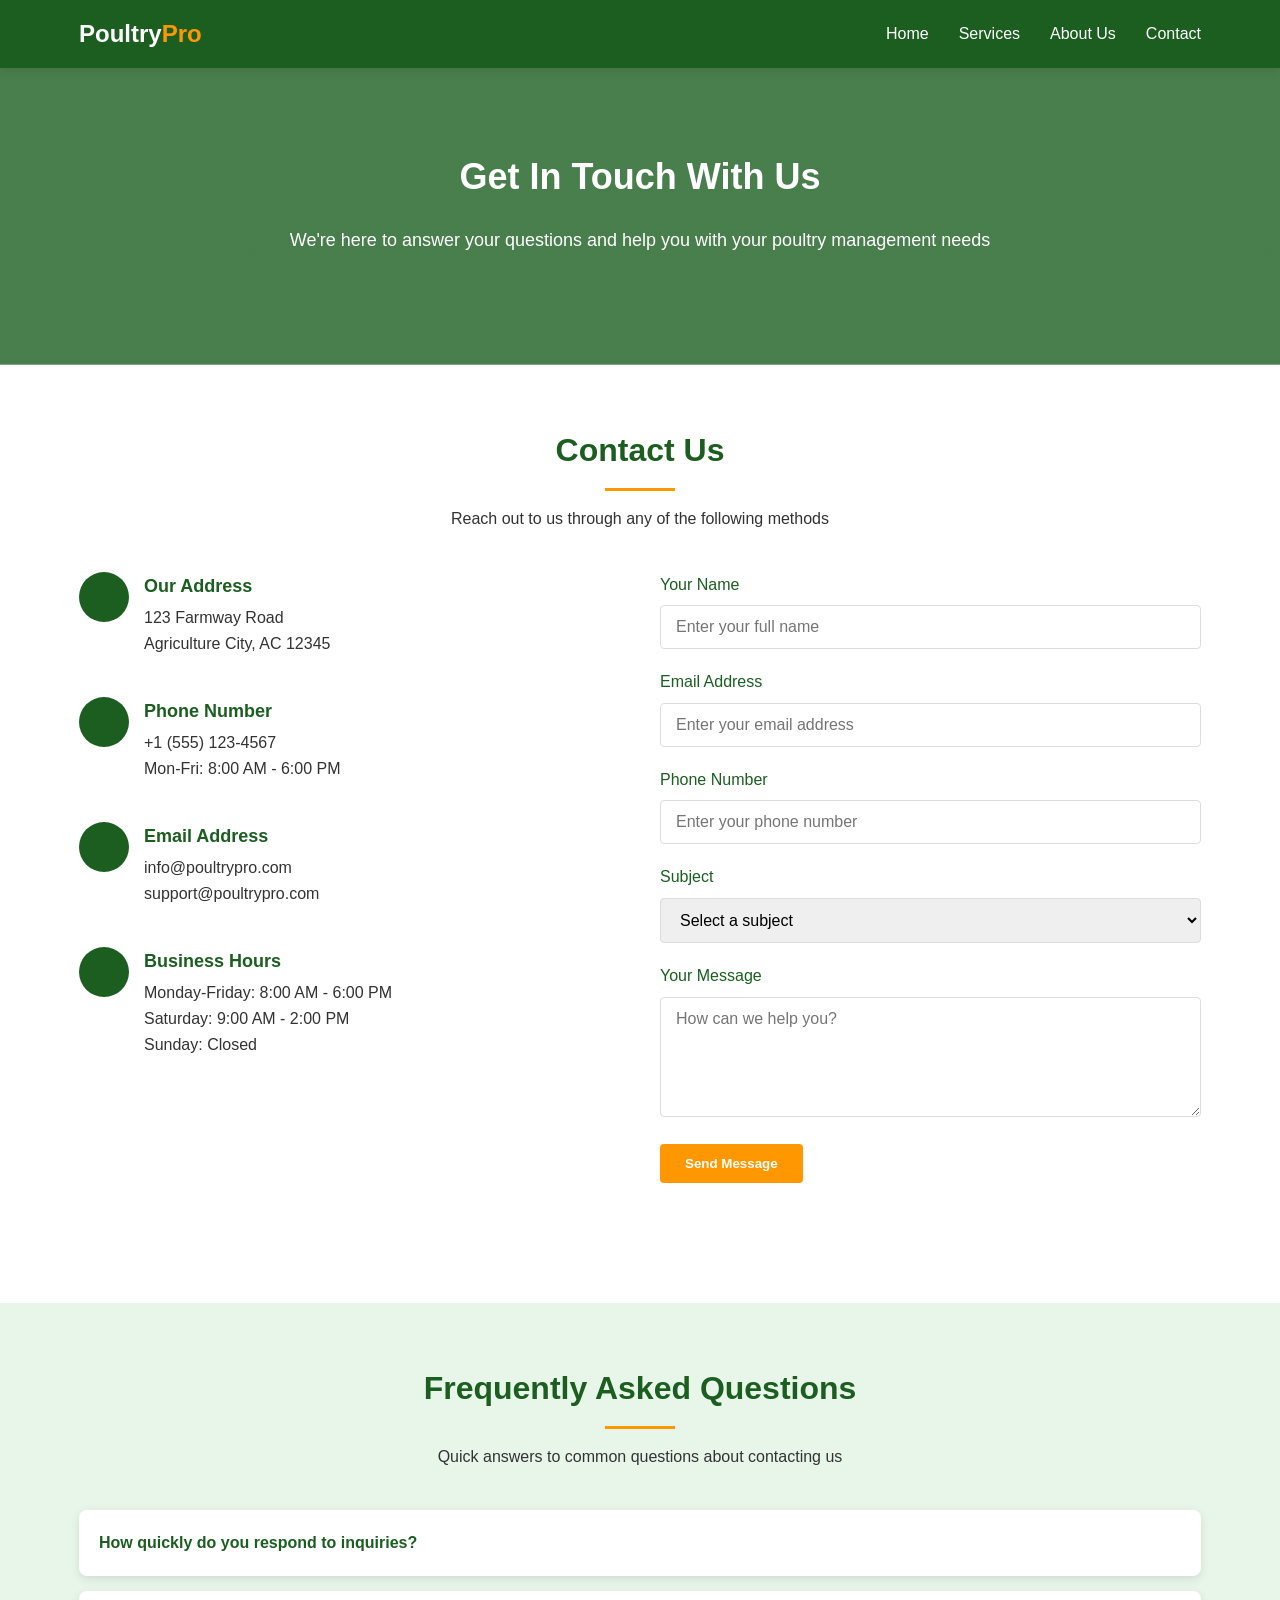
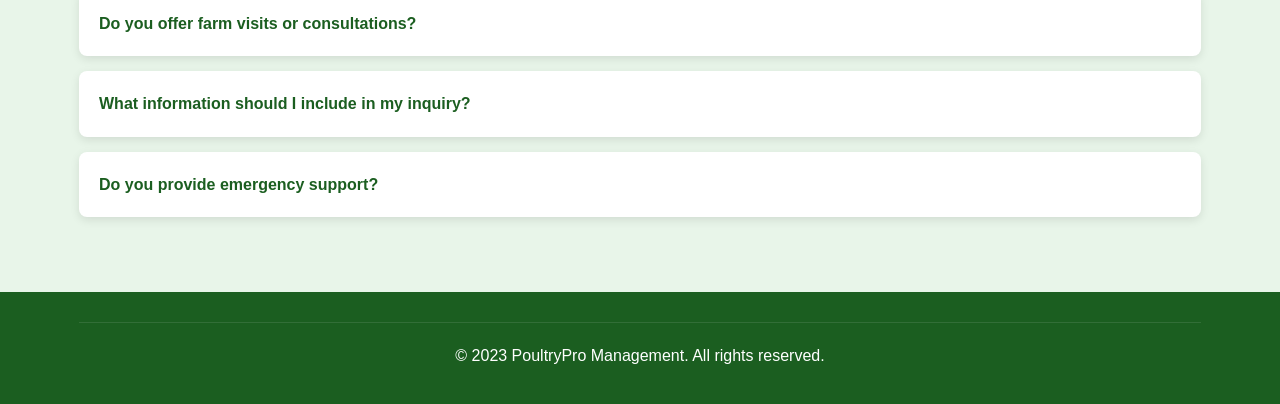
<file: contact_us.html>
<!DOCTYPE html>
<html lang="en">
<head>
    <meta charset="UTF-8">
    <meta name="viewport" content="width=device-width, initial-scale=1.0">
    <title>Contact Us - PoultryPro Management</title>
    <style>
        /* Global Styles */
        :root {
            --primary: #1B5E20; /* Dark green */
            --secondary: #FF9800; /* Orange */
            --accent: #FFFFFF; /* White */
            --text: #333333;
            --light-bg: #F5F5F5;
        }
        
        * {
            margin: 0;
            padding: 0;
            box-sizing: border-box;
            font-family: 'Segoe UI', Tahoma, Geneva, Verdana, sans-serif;
        }
        
        body {
            color: var(--text);
            line-height: 1.6;
            background-color: var(--accent);
        }
        
        .container {
            width: 90%;
            max-width: 1200px;
            margin: 0 auto;
            padding: 0 15px;
        }
        
        h1, h2, h3, h4 {
            color: var(--primary);
            margin-bottom: 15px;
        }
        
        p {
            margin-bottom: 15px;
        }
        
        .btn {
            display: inline-block;
            background-color: var(--secondary);
            color: var(--accent);
            padding: 12px 25px;
            border-radius: 4px;
            text-decoration: none;
            font-weight: 600;
            transition: all 0.3s;
            border: none;
            cursor: pointer;
        }
        
        .btn:hover {
            background-color: #E65100; /* Darker orange */
            transform: translateY(-2px);
            box-shadow: 0 4px 8px rgba(0,0,0,0.1);
        }
        
        section {
            padding: 60px 0;
        }
        
        .section-title {
            text-align: center;
            margin-bottom: 40px;
        }
        
        .section-title h2 {
            font-size: 32px;
            position: relative;
            display: inline-block;
            padding-bottom: 15px;
        }
        
        .section-title h2::after {
            content: '';
            position: absolute;
            bottom: 0;
            left: 50%;
            transform: translateX(-50%);
            width: 70px;
            height: 3px;
            background-color: var(--secondary);
        }
        
        /* Header */
        header {
            background-color: var(--primary);
            box-shadow: 0 2px 10px rgba(0, 0, 0, 0.1);
            position: sticky;
            top: 0;
            z-index: 100;
        }
        
        .navbar {
            display: flex;
            justify-content: space-between;
            align-items: center;
            padding: 15px 0;
        }
        
        .logo {
            font-size: 24px;
            font-weight: 700;
            color: var(--accent);
            text-decoration: none;
        }
        
        .logo span {
            color: var(--secondary);
        }
        
        .nav-links {
            display: flex;
            list-style: none;
        }
        
        .nav-links li {
            margin-left: 30px;
        }
        
        .nav-links a {
            text-decoration: none;
            color: var(--accent);
            font-weight: 500;
            transition: color 0.3s;
        }
        
        .nav-links a:hover {
            color: var(--secondary);
        }
        
        /* Hero Section */
        .hero {
            background: linear-gradient(rgba(27, 94, 32, 0.8), rgba(27, 94, 32, 0.8)), url('https://images.unsplash.com/photo-1589923188937-cb64779f4abe?ixlib=rb-4.0.3&ixid=M3wxMjA3fDB8MHxwaG90by1wYWdlfHx8fGVufDB8fHx8fA%3D%3D&auto=format&fit=crop&w=1200&q=80');
            background-size: cover;
            background-position: center;
            color: var(--accent);
            text-align: center;
            padding: 80px 0;
        }
        
        .hero-content {
            max-width: 800px;
            margin: 0 auto;
            padding: 0 20px;
        }
        
        .hero h1 {
            font-size: 36px;
            color: var(--accent);
            margin-bottom: 20px;
        }
        
        .hero p {
            font-size: 18px;
            margin-bottom: 30px;
        }
        
        /* Contact Section */
        .contact-container {
            display: flex;
            flex-wrap: wrap;
            gap: 40px;
            margin-bottom: 60px;
        }
        
        .contact-info {
            flex: 1;
            min-width: 300px;
        }
        
        .contact-form {
            flex: 1;
            min-width: 300px;
        }
        
        .info-item {
            display: flex;
            align-items: flex-start;
            margin-bottom: 25px;
        }
        
        .info-icon {
            width: 50px;
            height: 50px;
            background-color: var(--primary);
            color: var(--accent);
            border-radius: 50%;
            display: flex;
            align-items: center;
            justify-content: center;
            font-size: 20px;
            margin-right: 15px;
            flex-shrink: 0;
        }
        
        .info-content h3 {
            margin-bottom: 5px;
            font-size: 18px;
        }
        
        .form-group {
            margin-bottom: 20px;
        }
        
        .form-group label {
            display: block;
            margin-bottom: 8px;
            font-weight: 500;
            color: var(--primary);
        }
        
        .form-group input,
        .form-group textarea,
        .form-group select {
            width: 100%;
            padding: 12px 15px;
            border: 1px solid #ddd;
            border-radius: 4px;
            font-size: 16px;
            transition: border-color 0.3s;
        }
        
        .form-group input:focus,
        .form-group textarea:focus,
        .form-group select:focus {
            border-color: var(--primary);
            outline: none;
            box-shadow: 0 0 0 2px rgba(27, 94, 32, 0.2);
        }
        
        .form-group textarea {
            min-height: 120px;
            resize: vertical;
        }
        
        /* FAQ Section */
        .faq {
            background-color: #E8F5E9;
        }
        
        .faq-item {
            background-color: var(--accent);
            margin-bottom: 15px;
            border-radius: 8px;
            overflow: hidden;
            box-shadow: 0 3px 10px rgba(0, 0, 0, 0.1);
        }
        
        .faq-question {
            padding: 20px;
            cursor: pointer;
            display: flex;
            justify-content: space-between;
            align-items: center;
            font-weight: 600;
            color: var(--primary);
        }
        
        .faq-answer {
            padding: 0 20px 20px;
            color: #555;
            display: none;
        }
        
        /* Footer */
        footer {
            background-color: var(--primary);
            color: var(--accent);
            padding: 30px 0 20px;
        }
        
        .copyright {
            text-align: center;
            padding-top: 20px;
            border-top: 1px solid rgba(255, 255, 255, 0.1);
        }
        
        /* Responsive Design */
        @media (max-width: 768px) {
            .nav-links {
                display: none;
            }
            
            .hero h1 {
                font-size: 28px;
            }
            
            .hero p {
                font-size: 16px;
            }
            
            .section-title h2 {
                font-size: 28px;
            }
            
            .contact-container {
                flex-direction: column;
            }
        }
    </style>
</head>
<body>
    <!-- Header -->
    <header>
        <div class="container">
            <nav class="navbar">
                <a href="#" class="logo">Poultry<span>Pro</span></a>
                <ul class="nav-links">
                    <li><a href="index.html">Home</a></li>
                    <li><a href="service.html">Services</a></li>
                    <li><a href="about_us.html">About Us</a></li>
                    <li><a href="#" class="active">Contact</a></li>
                </ul>
            </nav>
        </div>
    </header>

    <!-- Hero Section -->
    <section class="hero">
        <div class="container">
            <div class="hero-content">
                <h1>Get In Touch With Us</h1>
                <p>We're here to answer your questions and help you with your poultry management needs</p>
            </div>
        </div>
    </section>

    <!-- Contact Section -->
    <section class="contact">
        <div class="container">
            <div class="section-title">
                <h2>Contact Us</h2>
                <p>Reach out to us through any of the following methods</p>
            </div>
            
            <div class="contact-container">
                <div class="contact-info">
                    <div class="info-item">
                        <div class="info-icon">
                            <i class="fas fa-map-marker-alt"></i>
                        </div>
                        <div class="info-content">
                            <h3>Our Address</h3>
                            <p>123 Farmway Road<br>Agriculture City, AC 12345</p>
                        </div>
                    </div>
                    
                    <div class="info-item">
                        <div class="info-icon">
                            <i class="fas fa-phone"></i>
                        </div>
                        <div class="info-content">
                            <h3>Phone Number</h3>
                            <p>+1 (555) 123-4567<br>Mon-Fri: 8:00 AM - 6:00 PM</p>
                        </div>
                    </div>
                    
                    <div class="info-item">
                        <div class="info-icon">
                            <i class="fas fa-envelope"></i>
                        </div>
                        <div class="info-content">
                            <h3>Email Address</h3>
                            <p>info@poultrypro.com<br>support@poultrypro.com</p>
                        </div>
                    </div>
                    
                    <div class="info-item">
                        <div class="info-icon">
                            <i class="fas fa-clock"></i>
                        </div>
                        <div class="info-content">
                            <h3>Business Hours</h3>
                            <p>Monday-Friday: 8:00 AM - 6:00 PM<br>Saturday: 9:00 AM - 2:00 PM<br>Sunday: Closed</p>
                        </div>
                    </div>
                </div>
                
                <div class="contact-form">
                    <form id="contactForm">
                        <div class="form-group">
                            <label for="name">Your Name</label>
                            <input type="text" id="name" placeholder="Enter your full name" required>
                        </div>
                        
                        <div class="form-group">
                            <label for="email">Email Address</label>
                            <input type="email" id="email" placeholder="Enter your email address" required>
                        </div>
                        
                        <div class="form-group">
                            <label for="phone">Phone Number</label>
                            <input type="tel" id="phone" placeholder="Enter your phone number">
                        </div>
                        
                        <div class="form-group">
                            <label for="subject">Subject</label>
                            <select id="subject" required>
                                <option value="">Select a subject</option>
                                <option value="general">General Inquiry</option>
                                <option value="services">Services Information</option>
                                <option value="support">Technical Support</option>
                                <option value="partnership">Partnership Opportunity</option>
                                <option value="other">Other</option>
                            </select>
                        </div>
                        
                        <div class="form-group">
                            <label for="message">Your Message</label>
                            <textarea id="message" placeholder="How can we help you?" required></textarea>
                        </div>
                        
                        <button type="submit" class="btn">Send Message</button>
                    </form>
                </div>
            </div>
        </div>
    </section>

    <!-- FAQ Section -->
    <section class="faq">
        <div class="container">
            <div class="section-title">
                <h2>Frequently Asked Questions</h2>
                <p>Quick answers to common questions about contacting us</p>
            </div>
            
            <div class="faq-list">
                <div class="faq-item">
                    <div class="faq-question">
                        How quickly do you respond to inquiries?
                        <i class="fas fa-chevron-down"></i>
                    </div>
                    <div class="faq-answer">
                        We typically respond to all inquiries within 24 hours during business days. For urgent matters, we recommend calling our office directly.
                    </div>
                </div>
                
                <div class="faq-item">
                    <div class="faq-question">
                        Do you offer farm visits or consultations?
                        <i class="fas fa-chevron-down"></i>
                    </div>
                    <div class="faq-answer">
                        Yes, we offer on-site farm visits and consultations. Please contact us to schedule an appointment at your convenience.
                    </div>
                </div>
                
                <div class="faq-item">
                    <div class="faq-question">
                        What information should I include in my inquiry?
                        <i class="fas fa-chevron-down"></i>
                    </div>
                    <div class="faq-answer">
                        Please include your name, contact information, the size of your operation, and specific challenges you're facing. This helps us provide the most relevant assistance.
                    </div>
                </div>
                
                <div class="faq-item">
                    <div class="faq-question">
                        Do you provide emergency support?
                        <i class="fas fa-chevron-down"></i>
                    </div>
                    <div class="faq-answer">
                        Yes, we offer emergency support for critical issues affecting poultry health and operations. Call our emergency line at +1 (555) 123-HELP for immediate assistance.
                    </div>
                </div>
            </div>
        </div>
    </section>

    <!-- Footer -->
    <footer>
        <div class="container">
            <div class="copyright">
                <p>&copy; 2023 PoultryPro Management. All rights reserved.</p>
            </div>
        </div>
    </footer>

    <script>
        // Simple FAQ toggle functionality
        document.querySelectorAll('.faq-question').forEach(question => {
            question.addEventListener('click', () => {
                const answer = question.nextElementSibling;
                const isVisible = answer.style.display === 'block';
                
                answer.style.display = isVisible ? 'none' : 'block';
                const icon = question.querySelector('i');
                icon.classList.toggle('fa-chevron-down');
                icon.classList.toggle('fa-chevron-up');
            });
        });
        
        // Form submission handling
        document.getElementById('contactForm').addEventListener('submit', function(e) {
            e.preventDefault();
            alert('Thank you for your message! We will get back to you soon.');
            this.reset();
        });
    </script>
</body>
</html>
</file>
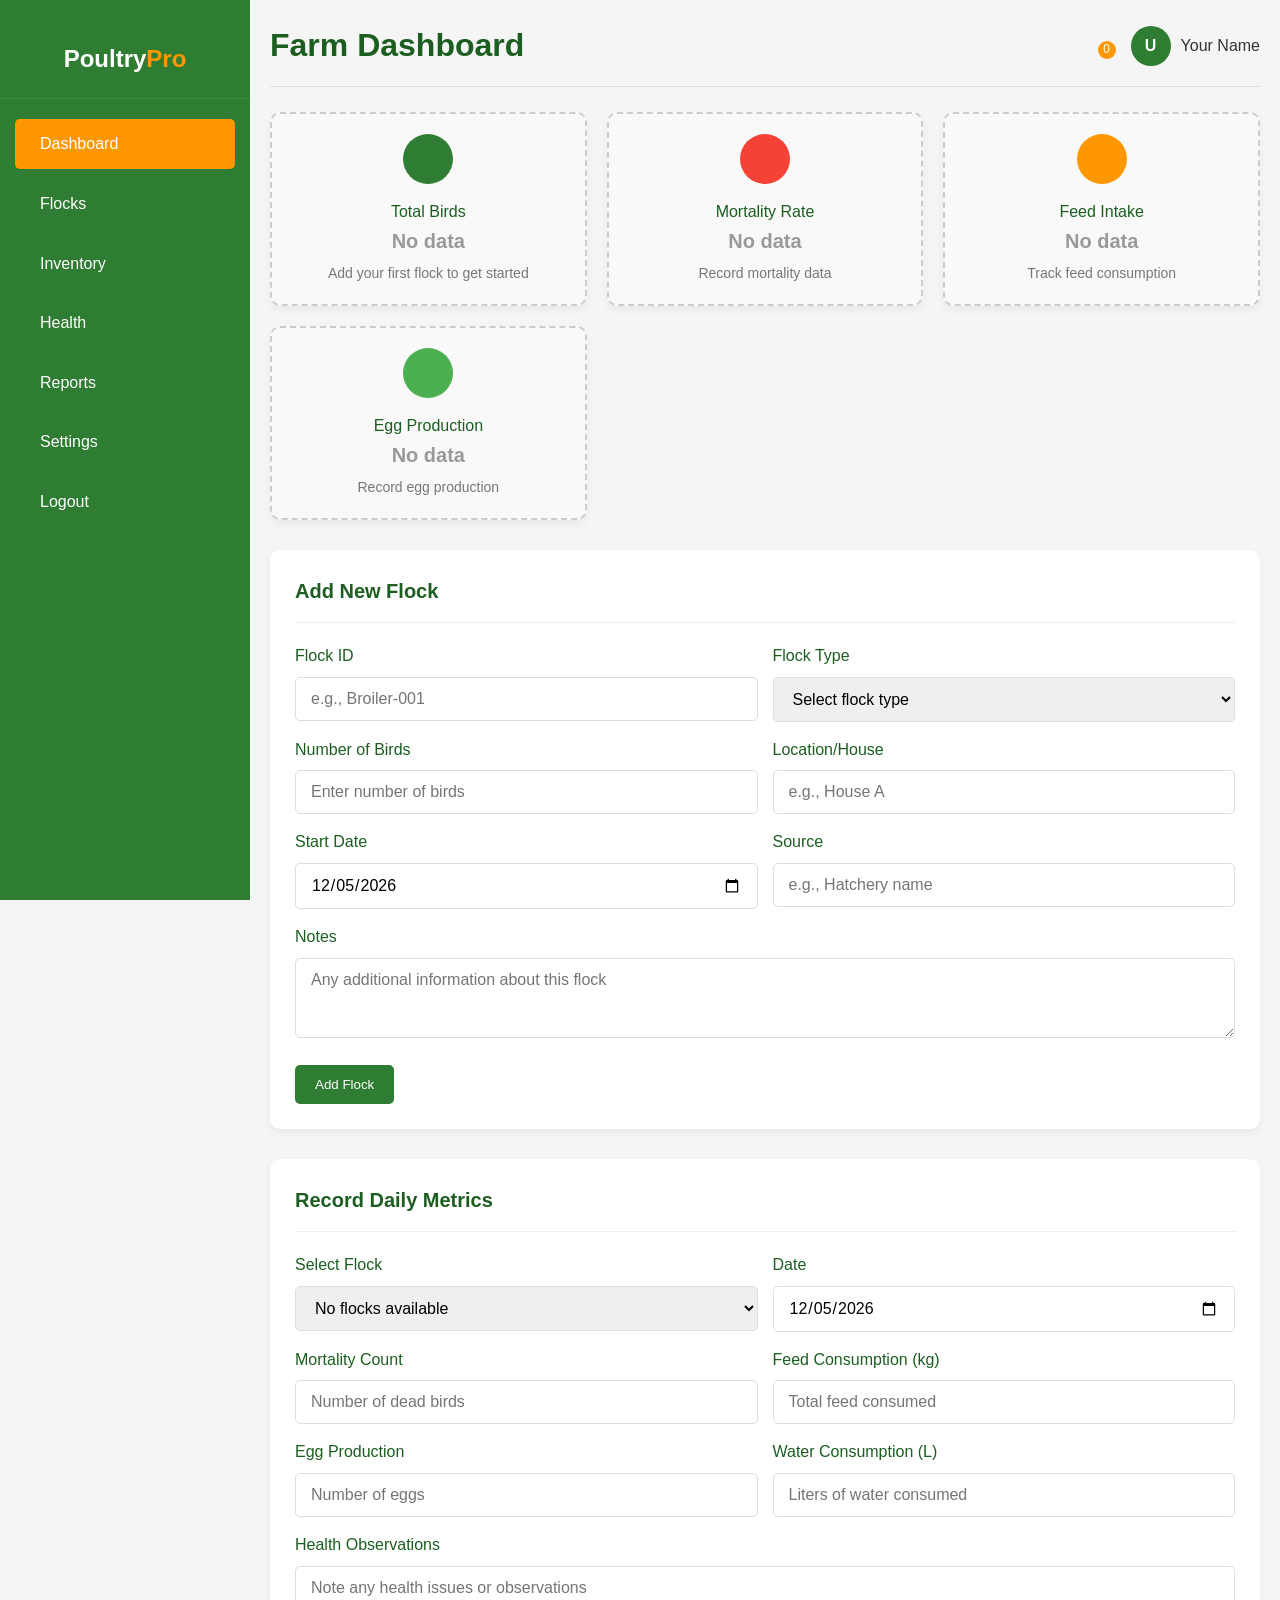
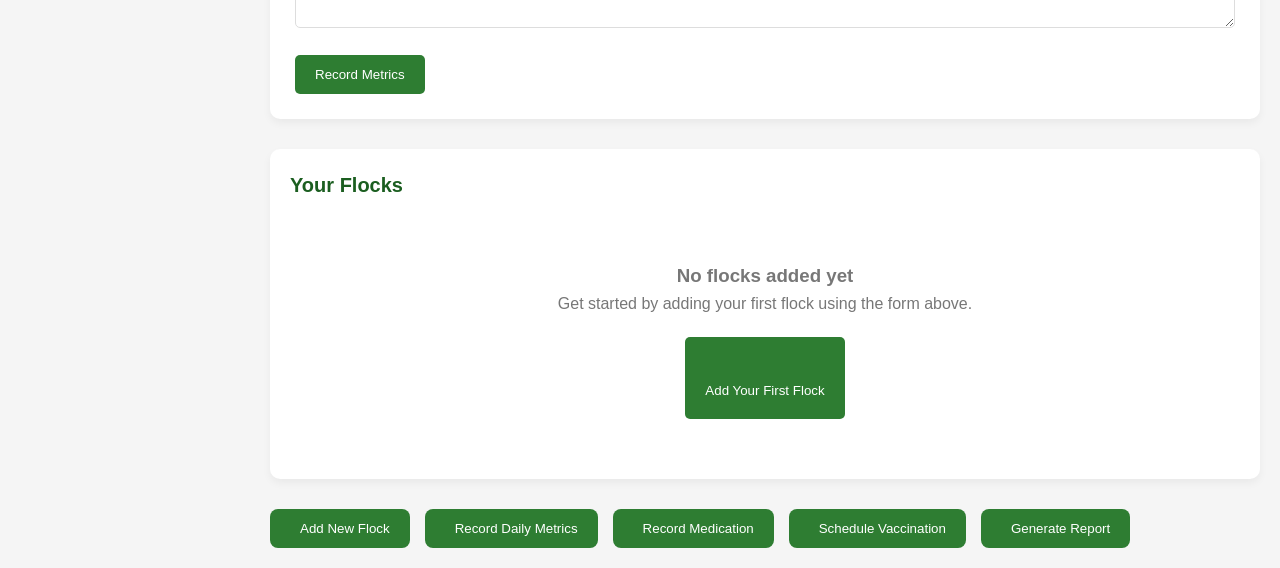
<file: dash_board.html>
<!DOCTYPE html>
<html lang="en">
<head>
    <meta charset="UTF-8">
    <meta name="viewport" content="width=device-width, initial-scale=1.0">
    <title>PoultryPro Dashboard</title>
     <style>
        :root {
            --primary: #2E7D32;
            --secondary: #FF9800;
            --accent: #FFFFFF;
            --light: #F5F5F5;
            --dark: #1B5E20;
            --text: #333333;
            --sidebar-width: 250px;
        }
        
        * {
            margin: 0;
            padding: 0;
            box-sizing: border-box;
            font-family: 'Segoe UI', Tahoma, Geneva, Verdana, sans-serif;
        }
        
        body {
            background-color: var(--light);
            color: var(--text);
            line-height: 1.6;
            display: flex;
        }
        
        /* Sidebar Styles */
        .sidebar {
            width: var(--sidebar-width);
            background: var(--primary);
            color: var(--accent);
            height: 100vh;
            position: fixed;
            padding: 20px 0;
            transition: all 0.3s ease;
            z-index: 1000;
        }
        
        .sidebar-logo {
            text-align: center;
            padding: 20px;
            margin-bottom: 20px;
            border-bottom: 1px solid rgba(255, 255, 255, 0.1);
        }
        
        .sidebar-logo h2 {
            font-size: 24px;
            font-weight: 700;
        }
        
        .sidebar-logo span {
            color: var(--secondary);
        }
        
        .sidebar-menu {
            list-style: none;
            padding: 0 15px;
        }
        
        .sidebar-menu li {
            margin-bottom: 10px;
        }
        
        .sidebar-menu a {
            display: flex;
            align-items: center;
            padding: 12px 15px;
            text-decoration: none;
            color: var(--accent);
            border-radius: 5px;
            transition: all 0.3s ease;
        }
        
        .sidebar-menu a:hover, .sidebar-menu a.active {
            background: var(--secondary);
        }
        
        .sidebar-menu i {
            margin-right: 10px;
            font-size: 18px;
        }
        
        /* Main Content */
        .main-content {
            flex: 1;
            margin-left: var(--sidebar-width);
            padding: 20px;
        }
        
        /* Header */
        .dashboard-header {
            display: flex;
            justify-content: space-between;
            align-items: center;
            margin-bottom: 25px;
            padding-bottom: 15px;
            border-bottom: 1px solid #e0e0e0;
        }
        
        .dashboard-header h1 {
            color: var(--dark);
            font-weight: 600;
        }
        
        .user-info {
            display: flex;
            align-items: center;
        }
        
        .notification-bell {
            position: relative;
            margin-right: 20px;
            cursor: pointer;
        }
        
        .notification-bell i {
            font-size: 20px;
            color: var(--dark);
        }
        
        .notification-count {
            position: absolute;
            top: -5px;
            right: -5px;
            background: var(--secondary);
            color: white;
            font-size: 12px;
            width: 18px;
            height: 18px;
            border-radius: 50%;
            display: flex;
            align-items: center;
            justify-content: center;
        }
        
        .user-profile {
            display: flex;
            align-items: center;
        }
        
        .user-profile img {
            width: 40px;
            height: 40px;
            border-radius: 50%;
            object-fit: cover;
            margin-right: 10px;
            border: 2px solid var(--secondary);
        }
        
        /* Summary Cards */
        .summary-cards {
            display: grid;
            grid-template-columns: repeat(auto-fit, minmax(240px, 1fr));
            gap: 20px;
            margin-bottom: 30px;
        }
        
        .card {
            background: white;
            border-radius: 10px;
            padding: 20px;
            box-shadow: 0 4px 8px rgba(0, 0, 0, 0.05);
            transition: transform 0.3s ease;
            text-align: center;
        }
        
        .card:hover {
            transform: translateY(-5px);
        }
        
        .card-header {
            display: flex;
            justify-content: space-between;
            align-items: center;
            margin-bottom: 15px;
        }
        
        .card-title {
            font-size: 16px;
            color: var(--dark);
            font-weight: 500;
            width: 100%;
            text-align: center;
        }
        
        .card-icon {
            width: 50px;
            height: 50px;
            border-radius: 50%;
            display: flex;
            align-items: center;
            justify-content: center;
            color: white;
            background: var(--primary);
            margin: 0 auto 15px;
        }
        
        .card-value {
            font-size: 28px;
            font-weight: 700;
            margin-bottom: 5px;
            color: var(--primary);
        }
        
        .card-footer {
            font-size: 14px;
            color: #777;
        }
        
        .empty-card {
            background: #f9f9f9;
            border: 2px dashed #ccc;
        }
        
        .empty-card .card-value {
            color: #999;
            font-size: 20px;
        }
        
        /* Forms */
        .form-container {
            background: white;
            border-radius: 10px;
            padding: 25px;
            box-shadow: 0 4px 8px rgba(0, 0, 0, 0.05);
            margin-bottom: 30px;
        }
        
        .form-header {
            display: flex;
            justify-content: space-between;
            align-items: center;
            margin-bottom: 20px;
            padding-bottom: 15px;
            border-bottom: 1px solid #eee;
        }
        
        .form-title {
            font-size: 20px;
            color: var(--dark);
            font-weight: 600;
        }
        
        .form-group {
            margin-bottom: 20px;
        }
        
        .form-row {
            display: flex;
            gap: 15px;
            margin-bottom: 15px;
        }
        
        .form-input {
            flex: 1;
        }
        
        label {
            display: block;
            margin-bottom: 8px;
            font-weight: 500;
            color: var(--dark);
        }
        
        input, select, textarea {
            width: 100%;
            padding: 12px 15px;
            border: 1px solid #ddd;
            border-radius: 5px;
            font-size: 16px;
            transition: border-color 0.3s ease;
        }
        
        input:focus, select:focus, textarea:focus {
            border-color: var(--primary);
            outline: none;
            box-shadow: 0 0 0 2px rgba(46, 125, 50, 0.2);
        }
        
        .btn {
            display: inline-block;
            padding: 12px 20px;
            background: var(--primary);
            color: white;
            border: none;
            border-radius: 5px;
            cursor: pointer;
            font-weight: 500;
            transition: background 0.3s ease;
        }
        
        .btn:hover {
            background: var(--secondary);
        }
        
        .btn-secondary {
            background: #6c757d;
        }
        
        .btn-secondary:hover {
            background: #5a6268;
        }
        
        /* Flock Status */
        .flock-status {
            background: white;
            border-radius: 10px;
            padding: 20px;
            box-shadow: 0 4px 8px rgba(0, 0, 0, 0.05);
            margin-bottom: 30px;
        }
        
        .section-header {
            display: flex;
            justify-content: space-between;
            align-items: center;
            margin-bottom: 20px;
        }
        
        .section-title {
            font-size: 20px;
            color: var(--dark);
            font-weight: 600;
        }
        
        .view-all {
            color: var(--primary);
            text-decoration: none;
            font-weight: 500;
        }
        
        .empty-state {
            text-align: center;
            padding: 40px 20px;
            color: #777;
        }
        
        .empty-state i {
            font-size: 50px;
            margin-bottom: 15px;
            color: #ccc;
        }
        
        .empty-state p {
            margin-bottom: 20px;
        }
        
        /* Quick Actions */
        .quick-actions {
            display: flex;
            gap: 15px;
            margin-top: 30px;
            flex-wrap: wrap;
        }
        
        .action-button {
            display: flex;
            align-items: center;
            justify-content: center;
            gap: 10px;
            padding: 12px 20px;
            background: var(--primary);
            color: white;
            border: none;
            border-radius: 8px;
            cursor: pointer;
            font-weight: 500;
            transition: background 0.3s ease;
        }
        
        .action-button:hover {
            background: var(--secondary);
        }
        
        /* Responsive Design */
        @media (max-width: 992px) {
            .form-row {
                flex-direction: column;
                gap: 0;
            }
        }
        
        @media (max-width: 768px) {
            .sidebar {
                width: 70px;
            }
            
            .sidebar-logo h2, .sidebar-menu span {
                display: none;
            }
            
            .sidebar-menu {
                text-align: center;
            }
            
            .sidebar-menu i {
                margin-right: 0;
                font-size: 20px;
            }
            
            .main-content {
                margin-left: 70px;
            }
            
            .summary-cards {
                grid-template-columns: 1fr 1fr;
            }
            
            .quick-actions {
                flex-direction: column;
            }
        }
        
        @media (max-width: 576px) {
            .summary-cards {
                grid-template-columns: 1fr;
            }
            
            .dashboard-header {
                flex-direction: column;
                align-items: flex-start;
                gap: 15px;
            }
            
            .user-info {
                width: 100%;
                justify-content: space-between;
            }
        }
    </style>
</head>
<body>
    <!-- Sidebar -->
    <div class="sidebar">
        <div class="sidebar-logo">
            <h2>Poultry<span>Pro</span></h2>
        </div>
        <ul class="sidebar-menu">
            <li><a href="#" class="active"><i class="fas fa-home"></i> <span>Dashboard</span></a></li>
            <li><a href="#"><i class="fas fa-kiwi-bird"></i> <span>Flocks</span></a></li>
            <li><a href="#"><i class="fas fa-warehouse"></i> <span>Inventory</span></a></li>
            <li><a href="#"><i class="fas fa-heartbeat"></i> <span>Health</span></a></li>
            <li><a href="#"><i class="fas fa-chart-line"></i> <span>Reports</span></a></li>
            <li><a href="#"><i class="fas fa-cog"></i> <span>Settings</span></a></li>
            <li><a href="#"><i class="fas fa-sign-out-alt"></i> <span>Logout</span></a></li>
        </ul>
    </div>

    <!-- Main Content -->
    <div class="main-content">
        <!-- Header -->
        <div class="dashboard-header">
            <h1>Farm Dashboard</h1>
            <div class="user-info">
                <div class="notification-bell">
                    <i class="fas fa-bell"></i>
                    <span class="notification-count">0</span>
                </div>
                <div class="user-profile">
                    <div style="width: 40px; height: 40px; border-radius: 50%; background: #2E7D32; color: white; display: flex; align-items: center; justify-content: center; margin-right: 10px; font-weight: bold;">U</div>
                    <span>Your Name</span>
                </div>
            </div>
        </div>

        <!-- Summary Cards -->
        <div class="summary-cards">
            <div class="card empty-card">
                <div class="card-icon">
                    <i class="fas fa-kiwi-bird"></i>
                </div>
                <div class="card-title">Total Birds</div>
                <div class="card-value">No data</div>
                <div class="card-footer">Add your first flock to get started</div>
            </div>
            
            <div class="card empty-card">
                <div class="card-icon" style="background-color: #F44336;">
                    <i class="fas fa-heartbeat"></i>
                </div>
                <div class="card-title">Mortality Rate</div>
                <div class="card-value">No data</div>
                <div class="card-footer">Record mortality data</div>
            </div>
            
            <div class="card empty-card">
                <div class="card-icon" style="background-color: #FF9800;">
                    <i class="fas fa-utensils"></i>
                </div>
                <div class="card-title">Feed Intake</div>
                <div class="card-value">No data</div>
                <div class="card-footer">Track feed consumption</div>
            </div>
            
            <div class="card empty-card">
                <div class="card-icon" style="background-color: #4CAF50;">
                    <i class="fas fa-egg"></i>
                </div>
                <div class="card-title">Egg Production</div>
                <div class="card-value">No data</div>
                <div class="card-footer">Record egg production</div>
            </div>
        </div>

        <!-- Add Flock Form -->
        <div class="form-container">
            <div class="form-header">
                <h3 class="form-title">Add New Flock</h3>
            </div>
            
            <form id="flock-form">
                <div class="form-row">
                    <div class="form-input">
                        <label for="flock-id">Flock ID</label>
                        <input type="text" id="flock-id" placeholder="e.g., Broiler-001" required>
                    </div>
                    
                    <div class="form-input">
                        <label for="flock-type">Flock Type</label>
                        <select id="flock-type" required>
                            <option value="">Select flock type</option>
                            <option value="broiler">Broiler</option>
                            <option value="layer">Layer</option>
                            <option value="breeder">Breeder</option>
                            <option value="pullet">Pullet</option>
                        </select>
                    </div>
                </div>
                
                <div class="form-row">
                    <div class="form-input">
                        <label for="flock-size">Number of Birds</label>
                        <input type="number" id="flock-size" placeholder="Enter number of birds" required>
                    </div>
                    
                    <div class="form-input">
                        <label for="location">Location/House</label>
                        <input type="text" id="location" placeholder="e.g., House A" required>
                    </div>
                </div>
                
                <div class="form-row">
                    <div class="form-input">
                        <label for="start-date">Start Date</label>
                        <input type="date" id="start-date" required>
                    </div>
                    
                    <div class="form-input">
                        <label for="source">Source</label>
                        <input type="text" id="source" placeholder="e.g., Hatchery name">
                    </div>
                </div>
                
                <div class="form-group">
                    <label for="notes">Notes</label>
                    <textarea id="notes" rows="3" placeholder="Any additional information about this flock"></textarea>
                </div>
                
                <button type="submit" class="btn">Add Flock</button>
            </form>
        </div>

        <!-- Record Metrics Form -->
        <div class="form-container">
            <div class="form-header">
                <h3 class="form-title">Record Daily Metrics</h3>
            </div>
            
            <form id="metrics-form">
                <div class="form-row">
                    <div class="form-input">
                        <label for="flock-select">Select Flock</label>
                        <select id="flock-select" required>
                            <option value="">No flocks available</option>
                        </select>
                    </div>
                    
                    <div class="form-input">
                        <label for="record-date">Date</label>
                        <input type="date" id="record-date" required>
                    </div>
                </div>
                
                <div class="form-row">
                    <div class="form-input">
                        <label for="mortality">Mortality Count</label>
                        <input type="number" id="mortality" placeholder="Number of dead birds" min="0">
                    </div>
                    
                    <div class="form-input">
                        <label for="feed-consumption">Feed Consumption (kg)</label>
                        <input type="number" id="feed-consumption" placeholder="Total feed consumed" min="0" step="0.1">
                    </div>
                </div>
                
                <div class="form-row">
                    <div class="form-input">
                        <label for="egg-production">Egg Production</label>
                        <input type="number" id="egg-production" placeholder="Number of eggs" min="0">
                    </div>
                    
                    <div class="form-input">
                        <label for="water-consumption">Water Consumption (L)</label>
                        <input type="number" id="water-consumption" placeholder="Liters of water consumed" min="0" step="0.1">
                    </div>
                </div>
                
                <div class="form-group">
                    <label for="health-notes">Health Observations</label>
                    <textarea id="health-notes" rows="2" placeholder="Note any health issues or observations"></textarea>
                </div>
                
                <button type="submit" class="btn">Record Metrics</button>
            </form>
        </div>

        <!-- Flock Status -->
        <div class="flock-status">
            <div class="section-header">
                <h3 class="section-title">Your Flocks</h3>
            </div>
            
            <div class="empty-state">
                <i class="fas fa-dove"></i>
                <h3>No flocks added yet</h3>
                <p>Get started by adding your first flock using the form above.</p>
                <button class="btn" onclick="document.getElementById('flock-form').scrollIntoView({behavior: 'smooth'})">
                    <i class="fas fa-plus"></i> Add Your First Flock
                </button>
            </div>
        </div>

        <!-- Quick Actions -->
        <div class="quick-actions">
            <button class="action-button" onclick="document.getElementById('flock-form').scrollIntoView({behavior: 'smooth'})">
                <i class="fas fa-plus"></i> Add New Flock
            </button>
            <button class="action-button" onclick="document.getElementById('metrics-form').scrollIntoView({behavior: 'smooth'})">
                <i class="fas fa-clipboard-check"></i> Record Daily Metrics
            </button>
            <button class="action-button">
                <i class="fas fa-prescription-bottle"></i> Record Medication
            </button>
            <button class="action-button">
                <i class="fas fa-syringe"></i> Schedule Vaccination
            </button>
            <button class="action-button">
                <i class="fas fa-file-pdf"></i> Generate Report
            </button>
        </div>
    </div>

    <script>
        // Set today's date as default for date fields
        document.addEventListener('DOMContentLoaded', function() {
            const today = new Date().toISOString().split('T')[0];
            document.getElementById('start-date').value = today;
            document.getElementById('record-date').value = today;
        });
        
        // Handle flock form submission
        document.getElementById('flock-form').addEventListener('submit', function(e) {
            e.preventDefault();
            
            const flockId = document.getElementById('flock-id').value;
            const flockType = document.getElementById('flock-type').value;
            const flockSize = document.getElementById('flock-size').value;
            
            // In a real application, you would save this data to a database
            // For this demo, we'll just show a success message
            alert(`Flock ${flockId} (${flockType}) with ${flockSize} birds has been added successfully!`);
            
            // Reset the form
            this.reset();
            document.getElementById('start-date').value = new Date().toISOString().split('T')[0];
            
            // Update the flocks dropdown in the metrics form
            const flockSelect = document.getElementById('flock-select');
            flockSelect.innerHTML = `<option value="${flockId}">${flockId} (${flockType})</option>`;
            
            // Update the empty state message
            document.querySelector('.empty-state').innerHTML = `
                <i class="fas fa-check-circle" style="color: #4CAF50;"></i>
                <h3>Flock added successfully!</h3>
                <p>Now record daily metrics to track your flock's performance.</p>
                <button class="btn" onclick="document.getElementById('metrics-form').scrollIntoView({behavior: 'smooth'})">
                    <i class="fas fa-clipboard-check"></i> Record Metrics
                </button>
            `;
        });
        
        // Handle metrics form submission
        document.getElementById('metrics-form').addEventListener('submit', function(e) {
            e.preventDefault();
            
            const flockSelect = document.getElementById('flock-select');
            if (flockSelect.options.length === 0 || flockSelect.value === "") {
                alert("Please add a flock first before recording metrics");
                document.getElementById('flock-form').scrollIntoView({behavior: 'smooth'});
                return;
            }
            
            const mortality = document.getElementById('mortality').value || 0;
            const feedConsumption = document.getElementById('feed-consumption').value || 0;
            const eggProduction = document.getElementById('egg-production').value || 0;
            
            // In a real application, you would save this data to a database
            alert(`Metrics recorded for ${flockSelect.value}:\n\nMortality: ${mortality}\nFeed: ${feedConsumption} kg\nEggs: ${eggProduction}`);
            
            // Reset the form
            this.reset();
            document.getElementById('record-date').value = new Date().toISOString().split('T')[0];
        });
        
        // Simple notification toggle
        const notificationBell = document.querySelector('.notification-bell');
        notificationBell.addEventListener('click', function() {
            alert('You have no new notifications');
        });
    </script>
</body>
</html>
</file>
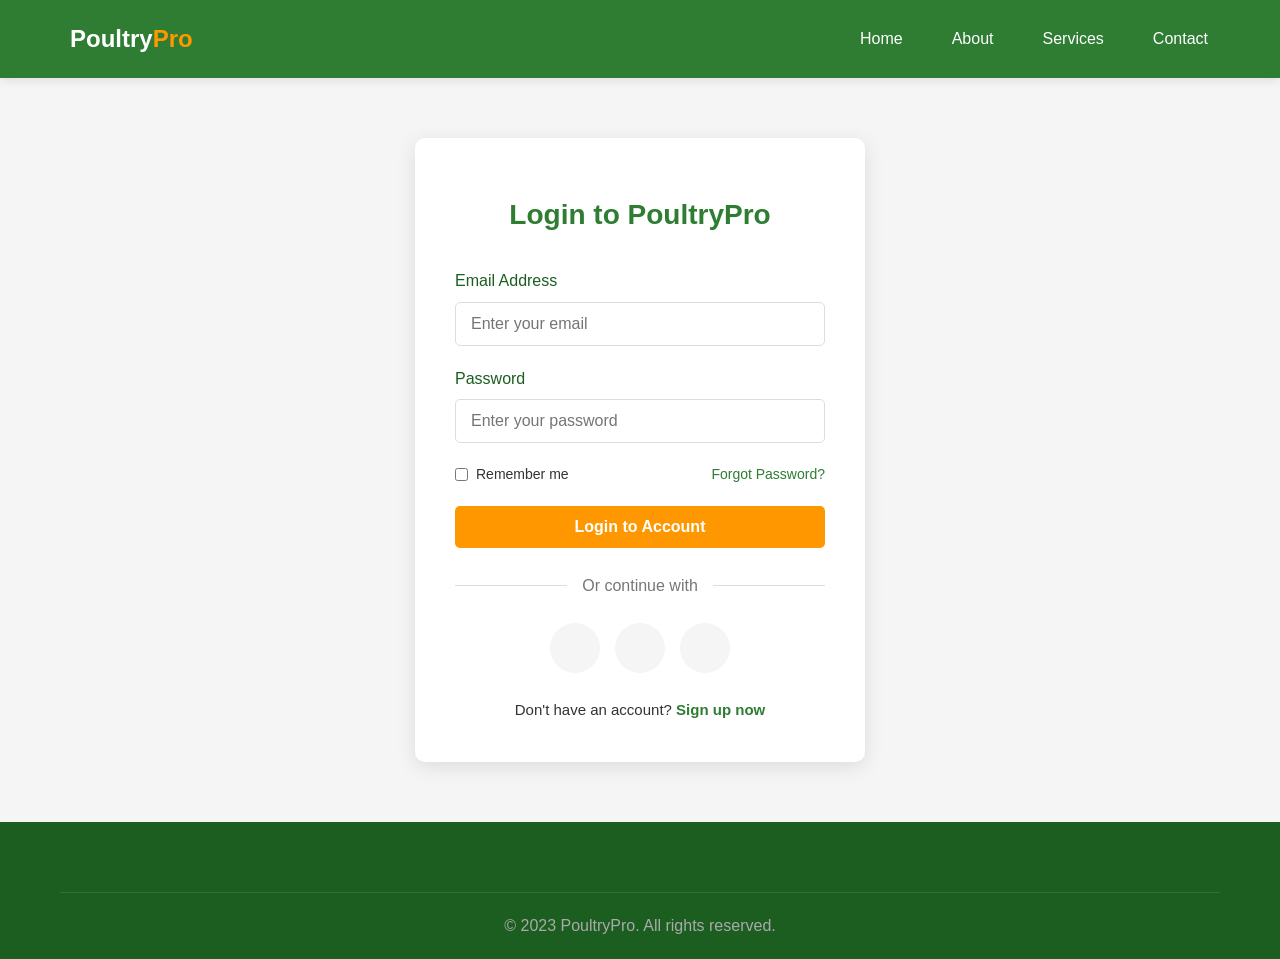
<file: login.html>
<!DOCTYPE html>
<html lang="en">
<head>
    <meta charset="UTF-8">
    <meta name="viewport" content="width=device-width, initial-scale=1.0">
    <title>PoultryPro - Login</title>
     <style>
        :root {
            --primary: #2E7D32; /* Dark green */
            --secondary: #FF9800; /* Orange */
            --accent: #FFFFFF; /* White */
            --light: #F5F5F5; /* Light gray background */
            --dark: #1B5E20; /* Darker green */
            --text: #333333; /* Dark text */
        }
        
        * {
            margin: 0;
            padding: 0;
            box-sizing: border-box;
            font-family: 'Segoe UI', Tahoma, Geneva, Verdana, sans-serif;
        }
        
        body {
            background-color: var(--light);
            color: var(--text);
            line-height: 1.6;
            display: flex;
            flex-direction: column;
            min-height: 100vh;
        }
        
        .container {
            max-width: 1200px;
            margin: 0 auto;
            padding: 0 20px;
        }
        
        /* Header Styles */
        header {
            background: var(--primary);
            color: var(--accent);
            padding: 20px 0;
            box-shadow: 0 2px 10px rgba(0, 0, 0, 0.1);
        }
        
        nav {
            display: flex;
            justify-content: space-between;
            align-items: center;
        }
        
        .logo {
            font-size: 24px;
            font-weight: 700;
            display: flex;
            align-items: center;
        }
        
        .logo span {
            color: var(--secondary);
        }
        
        .logo-icon {
            margin-right: 10px;
            color: var(--secondary);
            font-size: 28px;
        }
        
        .nav-links {
            display: flex;
            list-style: none;
        }
        
        .nav-links li {
            margin-left: 25px;
        }
        
        .nav-links a {
            color: var(--accent);
            text-decoration: none;
            font-weight: 500;
            transition: color 0.3s ease;
            padding: 8px 12px;
            border-radius: 4px;
        }
        
        .nav-links a:hover {
            color: var(--secondary);
            background: rgba(255, 255, 255, 0.1);
        }
        
        /* Login Section */
        .login-section {
            flex: 1;
            display: flex;
            align-items: center;
            justify-content: center;
            padding: 60px 0;
        }
        
        .login-container {
            background: var(--accent);
            border-radius: 10px;
            box-shadow: 0 5px 20px rgba(0, 0, 0, 0.1);
            width: 100%;
            max-width: 450px;
            padding: 40px;
            text-align: center;
        }
        
        .login-logo {
            margin-bottom: 30px;
        }
        
        .login-logo i {
            font-size: 50px;
            color: var(--primary);
        }
        
        .login-logo h2 {
            font-size: 28px;
            color: var(--primary);
            margin-top: 15px;
        }
        
        .login-form {
            text-align: left;
        }
        
        .form-group {
            margin-bottom: 20px;
        }
        
        .form-group label {
            display: block;
            margin-bottom: 8px;
            font-weight: 500;
            color: var(--dark);
        }
        
        .form-group input {
            width: 100%;
            padding: 12px 15px;
            border: 1px solid #ddd;
            border-radius: 5px;
            font-size: 16px;
            transition: border-color 0.3s ease;
        }
        
        .form-group input:focus {
            border-color: var(--primary);
            outline: none;
            box-shadow: 0 0 0 2px rgba(46, 125, 50, 0.2);
        }
        
        .remember-forgot {
            display: flex;
            justify-content: space-between;
            align-items: center;
            margin-bottom: 20px;
            font-size: 14px;
        }
        
        .remember {
            display: flex;
            align-items: center;
        }
        
        .remember input {
            margin-right: 8px;
        }
        
        .forgot-password {
            color: var(--primary);
            text-decoration: none;
        }
        
        .forgot-password:hover {
            text-decoration: underline;
        }
        
        .login-btn {
            width: 100%;
            padding: 12px;
            background: var(--secondary);
            color: var(--accent);
            border: none;
            border-radius: 5px;
            font-size: 16px;
            font-weight: 600;
            cursor: pointer;
            transition: background 0.3s ease;
        }
        
        .login-btn:hover {
            background: #F57C00;
        }
        
        .separator {
            display: flex;
            align-items: center;
            margin: 25px 0;
            color: #777;
        }
        
        .separator::before,
        .separator::after {
            content: "";
            flex: 1;
            border-bottom: 1px solid #ddd;
        }
        
        .separator span {
            padding: 0 15px;
        }
        
        .social-login {
            display: flex;
            justify-content: center;
            gap: 15px;
            margin-bottom: 25px;
        }
        
        .social-btn {
            display: flex;
            align-items: center;
            justify-content: center;
            width: 50px;
            height: 50px;
            border-radius: 50%;
            background: #f5f5f5;
            color: #555;
            font-size: 18px;
            transition: all 0.3s ease;
        }
        
        .social-btn:hover {
            background: var(--primary);
            color: var(--accent);
            transform: translateY(-3px);
        }
        
        .signup-link {
            margin-top: 20px;
            font-size: 15px;
        }
        
        .signup-link a {
            color: var(--primary);
            text-decoration: none;
            font-weight: 600;
        }
        
        .signup-link a:hover {
            text-decoration: underline;
        }
        
        /* Footer */
        footer {
            background: var(--dark);
            color: var(--accent);
            padding: 30px 0 20px;
            margin-top: auto;
        }
        
        .footer-content {
            display: grid;
            grid-template-columns: repeat(auto-fit, minmax(250px, 1fr));
            gap: 30px;
        }
        
        .footer-column h3 {
            font-size: 20px;
            margin-bottom: 20px;
            color: var(--secondary);
        }
        
        .footer-column p, .footer-column a {
            color: #ccc;
            margin-bottom: 10px;
            display: block;
            text-decoration: none;
        }
        
        .footer-column a:hover {
            color: var(--secondary);
        }
        
        .social-links {
            display: flex;
            gap: 15px;
            margin-top: 20px;
        }
        
        .social-links a {
            display: inline-flex;
            align-items: center;
            justify-content: center;
            width: 40px;
            height: 40px;
            background: rgba(255, 255, 255, 0.1);
            border-radius: 50%;
            transition: background 0.3s ease;
            color: var(--accent);
        }
        
        .social-links a:hover {
            background: var(--secondary);
        }
        
        .copyright {
            text-align: center;
            margin-top: 40px;
            padding-top: 20px;
            border-top: 1px solid rgba(255, 255, 255, 0.1);
            color: #aaa;
        }
        
        /* Responsive Design */
        @media (max-width: 768px) {
            .login-container {
                padding: 30px 20px;
                margin: 0 15px;
            }
            
            .nav-links {
                display: none;
            }
        }
    </style>
</head>
<body>
    <!-- Header -->
    <header>
        <div class="container">
            <nav>
                <div class="logo">
                    <i class="fas fa-feather-alt logo-icon"></i>
                    Poultry<span>Pro</span>
                </div>
                <ul class="nav-links">
                    <li><a href="index.html">Home</a></li>
                    <li><a href="about_us.html">About</a></li>
                    <li><a href="service.html">Services</a></li>
                    <li><a href="contact_us.html">Contact</a></li>
                </ul>
            </nav>
        </div>
    </header>

    <!-- Login Section -->
    <section class="login-section">
        <div class="login-container">
            <div class="login-logo">
                <i class="fas fa-feather-alt"></i>
                <h2>Login to PoultryPro</h2>
            </div>
            
            <form class="login-form">
                <div class="form-group">
                    <label for="email">Email Address</label>
                    <input type="email" id="email" placeholder="Enter your email" required>
                </div>
                
                <div class="form-group">
                    <label for="password">Password</label>
                    <input type="password" id="password" placeholder="Enter your password" required>
                </div>
                
                <div class="remember-forgot">
                    <div class="remember">
                        <input type="checkbox" id="remember">
                        <label for="remember">Remember me</label>
                    </div>
                    <a href="#" class="forgot-password">Forgot Password?</a>
                </div>
                
                <button type="submit" class="login-btn">Login to Account</button>
            </form>
            
            <div class="separator">
                <span>Or continue with</span>
            </div>
            
            <div class="social-login">
                <a href="#" class="social-btn">
                    <i class="fab fa-google"></i>
                </a>
                <a href="#" class="social-btn">
                    <i class="fab fa-facebook-f"></i>
                </a>
                <a href="#" class="social-btn">
                    <i class="fab fa-twitter"></i>
                </a>
            </div>
            
            <div class="signup-link">
                Don't have an account? <a href="sign_up.html">Sign up now</a>
            </div>
        </div>
    </section>

    <!-- Footer -->
    <footer>
        <div class="container">
            
            <div class="copyright">
                <p>&copy; 2023 PoultryPro. All rights reserved.</p>
            </div>
        </div>
    </footer>

    <script>
        // Form validation
        document.querySelector('.login-form').addEventListener('submit', function(e) {
            e.preventDefault();
            
            const email = document.getElementById('email').value;
            const password = document.getElementById('password').value;
            
            if (!email || !password) {
                alert('Please fill in all fields');
                return;
            }
            
            // Simulate successful login
            alert('Login successful! Redirecting to dashboard...');
            // In a real application, you would redirect to the dashboard page
            // window.location.href = 'dashboard.html';
        });
        
        // Simulate linking from the homepage
        const urlParams = new URLSearchParams(window.location.search);
        if (urlParams.get('from') === 'homepage') {
            document.querySelector('.login-logo h2').innerHTML = 'Welcome to PoultryPro!<br><small>Please login to continue</small>';
        }
    </script>
</body>
</html>
</file>
